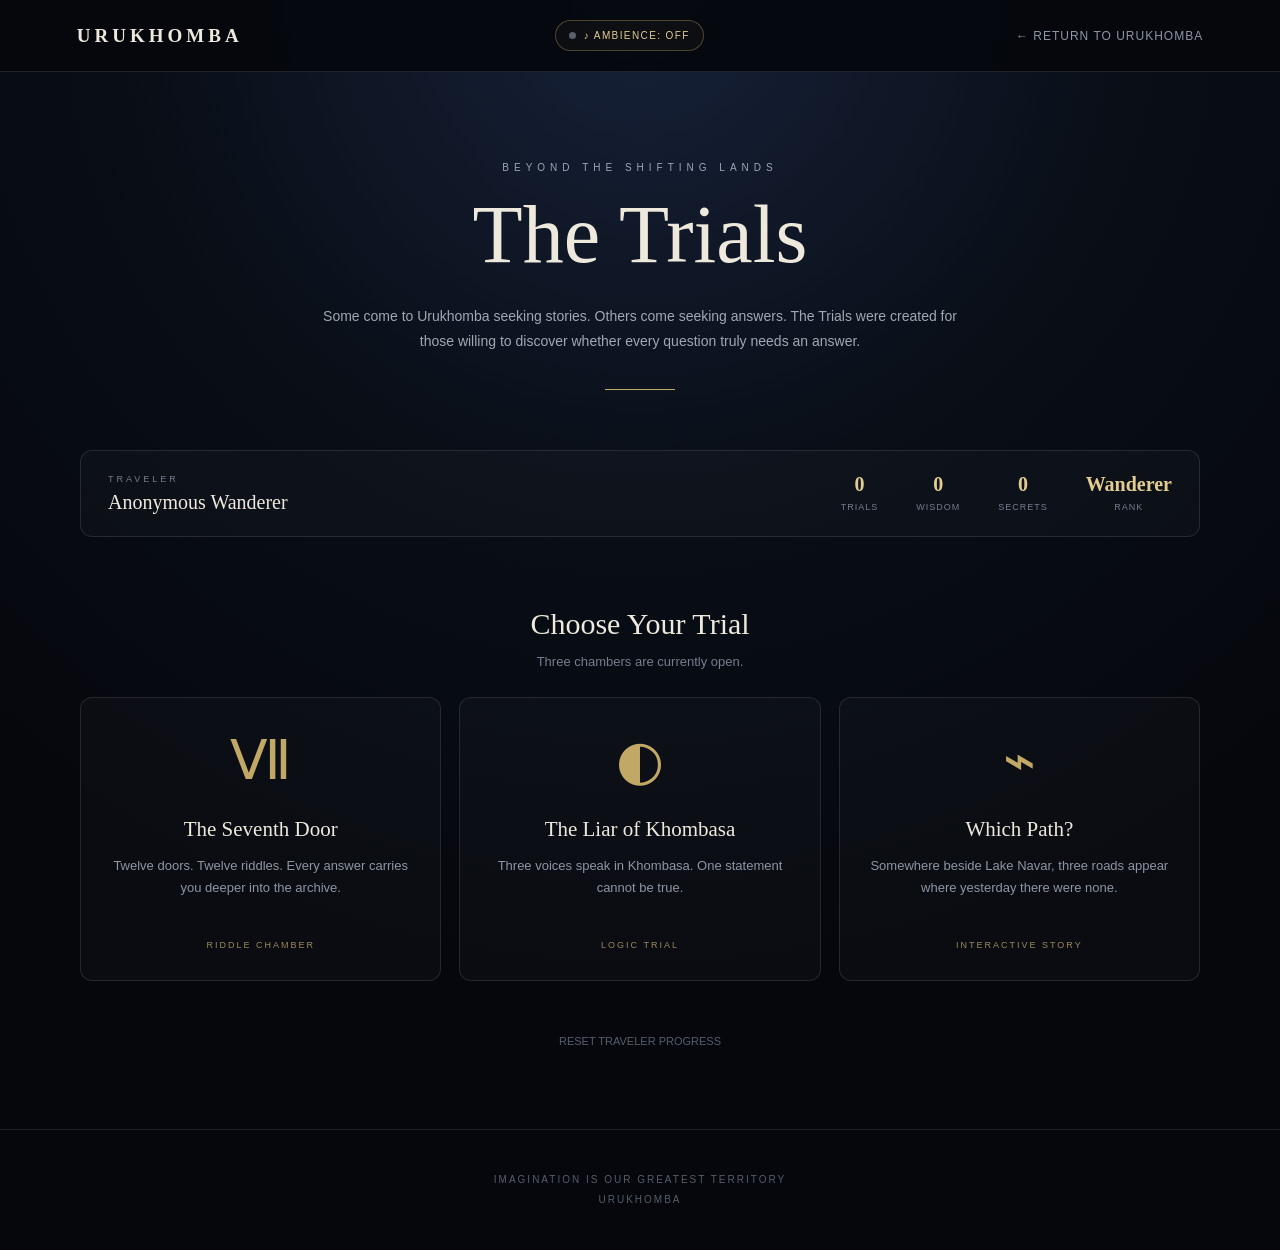
<file: trials/index.html>
<!DOCTYPE html>
<html lang="en">
<head>
<meta charset="UTF-8">
<meta name="viewport" content="width=device-width, initial-scale=1.0">

<title>The Trials of Urukhomba</title>
<meta name="description" content="Enter the Trials of Urukhomba — riddles, logic mysteries and strange paths through the Republic of Imagination.">

<style>
:root{
    --bg:#05070c;
    --panel:#0b1019;
    --panel2:#101722;
    --line:rgba(255,255,255,.11);
    --gold:#c2a866;
    --gold2:#e2cc91;
    --text:#eee9dd;
    --muted:#8d96a5;
    --green:#91b89a;
    --red:#b98484;
}

*{
    box-sizing:border-box;
}

html{
    scroll-behavior:smooth;
}

body{
    margin:0;
    font-family:Georgia,"Times New Roman",serif;
    color:var(--text);
    background:
        radial-gradient(circle at 50% 0%,#172239 0%,#090e17 35%,var(--bg) 70%);
    min-height:100vh;
}

button{
    font:inherit;
}

a{
    color:inherit;
    text-decoration:none;
}

/* NAV */

nav{
    min-height:72px;
    padding:0 6%;
    display:flex;
    align-items:center;
    justify-content:space-between;
    gap:20px;
    border-bottom:1px solid var(--line);
    background:rgba(5,7,12,.92);
}

.brand{
    font-size:19px;
    font-weight:bold;
    letter-spacing:4px;
}

.back{
    font-family:Arial,sans-serif;
    font-size:12px;
    letter-spacing:1px;
    color:var(--muted);
    transition:.2s;
}

.back:hover{
    color:var(--gold2);
}

/* MAIN */

.container{
    width:min(1120px,91%);
    margin:auto;
}

/* HERO */

.hero{
    text-align:center;
    padding:90px 0 60px;
}

.kicker{
    font-family:Arial,sans-serif;
    font-size:10px;
    letter-spacing:5px;
    text-transform:uppercase;
    color:#9ca6b7;
}

.hero h1{
    margin:15px 0 0;
    font-size:clamp(45px,8vw,82px);
    font-weight:normal;
}

.hero p{
    max-width:650px;
    margin:22px auto 0;
    color:#a1a8b3;
    line-height:1.8;
    font-family:Arial,sans-serif;
    font-size:14px;
}

.gold-line{
    width:70px;
    height:1px;
    margin:35px auto 0;
    background:var(--gold);
}

/* PROFILE */

.profile{
    display:flex;
    align-items:center;
    justify-content:space-between;
    gap:25px;
    padding:22px 27px;
    border:1px solid var(--line);
    border-radius:12px;
    background:rgba(255,255,255,.025);
}

.profile small{
    display:block;
    font-family:Arial,sans-serif;
    color:#747e8e;
    font-size:9px;
    letter-spacing:3px;
    margin-bottom:7px;
}

.profile-name{
    font-size:20px;
}

.stats{
    display:flex;
    gap:38px;
}

.stat{
    text-align:center;
}

.stat strong{
    display:block;
    color:var(--gold2);
    font-size:20px;
}

.stat span{
    font-family:Arial,sans-serif;
    font-size:9px;
    text-transform:uppercase;
    letter-spacing:1px;
    color:#747e8e;
}

/* SECTION */

.section-heading{
    text-align:center;
    margin:70px 0 28px;
}

.section-heading h2{
    margin:0;
    font-size:30px;
    font-weight:normal;
}

.section-heading p{
    font-family:Arial,sans-serif;
    color:#747e8e;
    font-size:13px;
}

/* MAIN TRIALS */

.trial-grid{
    display:grid;
    grid-template-columns:repeat(3,1fr);
    gap:18px;
}

.trial-card{
    appearance:none;
    width:100%;
    min-height:280px;
    padding:30px 24px;
    border-radius:12px;
    border:1px solid var(--line);
    color:var(--text);
    background:rgba(255,255,255,.025);
    cursor:pointer;
    transition:.25s;
}

.trial-card:hover{
    transform:translateY(-5px);
    border-color:rgba(194,168,102,.7);
    background:rgba(194,168,102,.06);
}

.trial-symbol{
    font-size:55px;
    color:var(--gold);
    margin-bottom:25px;
}

.trial-card h3{
    margin:0;
    font-size:21px;
    font-weight:normal;
}

.trial-card p{
    min-height:63px;
    margin:13px 0;
    font-family:Arial,sans-serif;
    color:var(--muted);
    font-size:13px;
    line-height:1.65;
}

.label{
    margin-top:22px;
    font-family:Arial,sans-serif;
    font-size:9px;
    letter-spacing:2px;
    color:#9c895c;
}

/* CHAMBERS */

.chamber{
    display:none;
    margin:55px 0 90px;
    border:1px solid var(--line);
    border-radius:14px;
    background:rgba(5,8,13,.86);
    overflow:hidden;
}

.chamber.active{
    display:block;
}

.chamber-top{
    padding:25px 28px;
    border-bottom:1px solid var(--line);
    display:flex;
    align-items:center;
    justify-content:space-between;
    gap:20px;
}

.chamber-title small{
    display:block;
    color:#847451;
    font-family:Arial,sans-serif;
    font-size:9px;
    letter-spacing:3px;
}

.chamber-title h2{
    margin:6px 0 0;
    font-size:28px;
    font-weight:normal;
}

.close{
    width:44px;
    height:44px;
    border:1px solid var(--line);
    border-radius:50%;
    background:transparent;
    color:var(--muted);
    cursor:pointer;
    font-size:20px;
}

.close:hover{
    color:white;
    border-color:#777;
}

/* DOORS */

.door-layout{
    display:grid;
    grid-template-columns:300px 1fr;
}

.door-list{
    padding:20px;
    border-right:1px solid var(--line);
    background:rgba(255,255,255,.018);
}

.door-button{
    width:100%;
    padding:14px 15px;
    margin-bottom:8px;
    display:flex;
    align-items:center;
    justify-content:space-between;
    border:1px solid transparent;
    border-radius:8px;
    background:transparent;
    color:#8e96a2;
    cursor:pointer;
    text-align:left;
    font-family:Arial,sans-serif;
    font-size:12px;
}

.door-button:hover:not(:disabled){
    background:rgba(255,255,255,.04);
}

.door-button.current{
    color:var(--gold2);
    border-color:rgba(194,168,102,.3);
    background:rgba(194,168,102,.06);
}

.door-button.solved{
    color:#9eb9a2;
}

.door-button:disabled{
    cursor:not-allowed;
    opacity:.35;
}

.puzzle-area{
    min-height:530px;
    padding:55px;
}

.door-number{
    font-family:Arial,sans-serif;
    font-size:10px;
    letter-spacing:4px;
    color:#8e7950;
}

.puzzle-area h3{
    margin:13px 0 30px;
    font-size:33px;
    font-weight:normal;
}

.riddle{
    max-width:670px;
    font-size:22px;
    line-height:1.7;
}

.answer-area{
    max-width:600px;
    margin-top:35px;
}

.text-answer{
    width:100%;
    padding:15px;
    border:1px solid var(--line);
    border-radius:8px;
    background:#080c13;
    color:white;
    outline:none;
    font-family:Arial,sans-serif;
    font-size:16px;
}

.text-answer:focus{
    border-color:var(--gold);
}

.actions{
    display:flex;
    flex-wrap:wrap;
    gap:10px;
    margin-top:12px;
}

.primary,
.secondary{
    min-height:44px;
    padding:11px 18px;
    border-radius:8px;
    cursor:pointer;
    font-family:Arial,sans-serif;
    font-size:12px;
}

.primary{
    border:1px solid #a58d55;
    background:#9a824e;
    color:#080a0e;
    font-weight:bold;
}

.secondary{
    border:1px solid var(--line);
    background:transparent;
    color:#a8aeb7;
}

.feedback{
    min-height:35px;
    margin-top:22px;
    font-family:Arial,sans-serif;
    color:var(--gold2);
    line-height:1.6;
}

.hint{
    display:none;
    margin-top:18px;
    padding:14px 16px;
    border-left:2px solid #756541;
    background:rgba(194,168,102,.05);
    color:#999faa;
    font-family:Arial,sans-serif;
    font-size:13px;
    line-height:1.6;
}

.hint.show{
    display:block;
}

/* LOGIC */

.logic-content,
.path-content{
    padding:50px;
    max-width:800px;
    margin:auto;
    text-align:center;
}

.logic-content h3,
.path-content h3{
    font-size:32px;
    font-weight:normal;
}

.logic-statements{
    margin:30px auto;
    max-width:600px;
    text-align:left;
    font-family:Arial,sans-serif;
    color:#aeb3bc;
    line-height:2;
}

.choice-grid{
    display:flex;
    flex-wrap:wrap;
    justify-content:center;
    gap:10px;
    margin-top:25px;
}

.choice{
    min-height:45px;
    padding:12px 20px;
    border:1px solid var(--line);
    border-radius:8px;
    background:transparent;
    color:#c7cad0;
    cursor:pointer;
}

.choice:hover{
    border-color:var(--gold);
    color:var(--gold2);
}

/* SECRET */

.secret-box{
    margin-top:28px;
    padding:22px;
    border:1px solid rgba(194,168,102,.25);
    border-radius:9px;
    background:rgba(194,168,102,.045);
}

.secret-box small{
    font-family:Arial,sans-serif;
    letter-spacing:3px;
    color:#8f7b50;
}

.secret-box p{
    color:#b8b2a4;
    line-height:1.7;
}

/* RESET */

.reset-area{
    text-align:center;
    margin:50px 0 80px;
}

.reset-button{
    border:0;
    background:transparent;
    color:#555e6b;
    font-family:Arial,sans-serif;
    font-size:11px;
    cursor:pointer;
}

.reset-button:hover{
    color:#9da4ae;
}

/* FOOTER */

footer{
    padding:40px 20px;
    border-top:1px solid var(--line);
    text-align:center;
    color:#555e6b;
    font-family:Arial,sans-serif;
    font-size:10px;
    letter-spacing:2px;
    line-height:2;
}

/* MOBILE */

@media(max-width:800px){

    nav{
        padding:0 4%;
    }

    .brand{
        font-size:15px;
    }

    .trial-grid{
        grid-template-columns:1fr;
    }

    .profile{
        flex-direction:column;
        align-items:flex-start;
    }

    .stats{
        width:100%;
        justify-content:space-between;
        gap:8px;
    }

    .door-layout{
        grid-template-columns:1fr;
    }

    .door-list{
        border-right:0;
        border-bottom:1px solid var(--line);
        display:grid;
        grid-template-columns:repeat(3,1fr);
        gap:5px;
    }

    .door-button{
        margin:0;
        padding:10px;
        font-size:10px;
    }

    .puzzle-area{
        padding:35px 22px;
    }

    .logic-content,
    .path-content{
        padding:35px 20px;
    }

    .riddle{
        font-size:19px;
    }
}


/* TRIALS AMBIENCE */
.ambience-btn{display:inline-flex;align-items:center;gap:8px;padding:9px 13px;border:1px solid rgba(194,168,102,.35);border-radius:999px;background:rgba(194,168,102,.04);color:var(--gold2);cursor:pointer;font-family:Arial,sans-serif;font-size:10px;letter-spacing:1.4px;white-space:nowrap;transition:.25s}.ambience-btn:hover{border-color:rgba(194,168,102,.8);background:rgba(194,168,102,.09)}.ambience-btn.playing{border-color:rgba(194,168,102,.75);box-shadow:0 0 18px rgba(194,168,102,.10)}.ambience-dot{width:7px;height:7px;border-radius:50%;background:#59606b;transition:.25s}.ambience-btn.playing .ambience-dot{background:var(--gold2);box-shadow:0 0 8px rgba(226,204,145,.7)}
@media(max-width:800px){nav{flex-wrap:wrap;padding-top:12px;padding-bottom:12px}.ambience-btn{order:3;width:100%;justify-content:center}}

</style>
</head>

<body>

<nav>
    <a class="brand" href="/">URUKHOMBA</a>
    <button id="ambienceBtn" class="ambience-btn" type="button" onclick="toggleAmbience()"><span class="ambience-dot"></span><span id="ambienceLabel">♪ AMBIENCE: OFF</span></button>
    <a class="back" href="/">← RETURN TO URUKHOMBA</a>
</nav>
<audio id="trialsAmbience" loop preload="metadata"><source src="trials-ambience.mp3" type="audio/mpeg"></audio>

<main class="container">

<section class="hero">
    <div class="kicker">Beyond the Shifting Lands</div>

    <h1>The Trials</h1>

    <p>
        Some come to Urukhomba seeking stories.
        Others come seeking answers.
        The Trials were created for those willing to discover
        whether every question truly needs an answer.
    </p>

    <div class="gold-line"></div>
</section>


<section class="profile">

    <div>
        <small>TRAVELER</small>
        <div class="profile-name">Anonymous Wanderer</div>
    </div>

    <div class="stats">

        <div class="stat">
            <strong id="trialCount">0</strong>
            <span>Trials</span>
        </div>

        <div class="stat">
            <strong id="wisdomCount">0</strong>
            <span>Wisdom</span>
        </div>

        <div class="stat">
            <strong id="secretCount">0</strong>
            <span>Secrets</span>
        </div>

        <div class="stat">
            <strong id="rankName">Wanderer</strong>
            <span>Rank</span>
        </div>

    </div>

</section>


<div class="section-heading">
    <h2>Choose Your Trial</h2>
    <p>Three chambers are currently open.</p>
</div>


<section class="trial-grid">

    <button class="trial-card" onclick="openChamber('seventhDoor')">
        <div class="trial-symbol">Ⅶ</div>
        <h3>The Seventh Door</h3>
        <p>
            Twelve doors. Twelve riddles.
            Every answer carries you deeper into the archive.
        </p>
        <div class="label">RIDDLE CHAMBER</div>
    </button>


    <button class="trial-card" onclick="openChamber('liar')">
        <div class="trial-symbol">◐</div>
        <h3>The Liar of Khombasa</h3>
        <p>
            Three voices speak in Khombasa.
            One statement cannot be true.
        </p>
        <div class="label">LOGIC TRIAL</div>
    </button>


    <button class="trial-card" onclick="openChamber('path')">
        <div class="trial-symbol">⌁</div>
        <h3>Which Path?</h3>
        <p>
            Somewhere beside Lake Navar,
            three roads appear where yesterday there were none.
        </p>
        <div class="label">INTERACTIVE STORY</div>
    </button>

</section>


<!-- ====================================================== -->
<!-- SEVENTH DOOR -->
<!-- ====================================================== -->

<section id="seventhDoor" class="chamber">

    <div class="chamber-top">

        <div class="chamber-title">
            <small>THE RIDDLE CHAMBER</small>
            <h2>The Seventh Door</h2>
        </div>

        <button class="close" onclick="closeChambers()">×</button>

    </div>


    <div class="door-layout">

        <div id="doorList" class="door-list"></div>

        <div class="puzzle-area">

            <div id="doorNumber" class="door-number"></div>

            <h3 id="doorTitle"></h3>

            <div id="riddleText" class="riddle"></div>


            <div class="answer-area">

                <input
                    id="riddleAnswer"
                    class="text-answer"
                    type="text"
                    autocomplete="off"
                    placeholder="Speak your answer..."
                >

                <div class="actions">

                    <button class="primary" onclick="submitRiddle()">
                        Answer
                    </button>

                    <button class="secondary" onclick="showHint()">
                        Ask for a hint
                    </button>

                </div>

                <div id="hintText" class="hint"></div>

                <div id="riddleFeedback" class="feedback"></div>

                <div id="secretFragment"></div>

            </div>

        </div>

    </div>

</section>


<!-- ====================================================== -->
<!-- LIAR -->
<!-- ====================================================== -->

<section id="liar" class="chamber">

    <div class="chamber-top">

        <div class="chamber-title">
            <small>KHOMBASA</small>
            <h2>The Liar of Khombasa</h2>
        </div>

        <button class="close" onclick="closeChambers()">×</button>

    </div>


    <div class="logic-content">

        <h3>Three travelers stand before the gate.</h3>

        <div class="logic-statements">

            <p><strong>Azhr:</strong> “Navari is telling the truth.”</p>

            <p><strong>Navari:</strong> “Oru is lying.”</p>

            <p><strong>Oru:</strong> “Azhr and Navari are both telling the truth.”</p>

        </div>

        <p>Exactly one of these three statements is false. Who is lying?</p>


        <div class="choice-grid">

            <button class="choice" onclick="logicAnswer('azhr')">
                Azhr
            </button>

            <button class="choice" onclick="logicAnswer('navari')">
                Navari
            </button>

            <button class="choice" onclick="logicAnswer('oru')">
                Oru
            </button>

        </div>

        <div id="logicResult" class="feedback"></div>

    </div>

</section>


<!-- ====================================================== -->
<!-- WHICH PATH -->
<!-- ====================================================== -->

<section id="path" class="chamber">

    <div class="chamber-top">

        <div class="chamber-title">
            <small>LAKE NAVAR</small>
            <h2>Which Path?</h2>
        </div>

        <button class="close" onclick="closeChambers()">×</button>

    </div>


    <div class="path-content">

        <h3>You wake beside Lake Navar.</h3>

        <p style="color:#9aa1ac; line-height:1.8;">
            There is no road behind you.
            Ahead, three paths have appeared.
            You do not remember arriving here.
        </p>


        <div class="choice-grid">

            <button class="choice" onclick="choosePath('lights')">
                Follow the floating lights
            </button>

            <button class="choice" onclick="choosePath('reeds')">
                Enter the silent reeds
            </button>

            <button class="choice" onclick="choosePath('bell')">
                Follow the distant bell
            </button>

        </div>


        <div id="pathResult" class="feedback"></div>

    </div>

</section>


<div class="reset-area">

    <button class="reset-button" onclick="resetProgress()">
        RESET TRAVELER PROGRESS
    </button>

</div>

</main>


<footer>

IMAGINATION IS OUR GREATEST TERRITORY

<br>

URUKHOMBA

</footer>


<script>

/* =========================================================
   RIDDLES
========================================================= */

const riddles = [

{
    title:"The First Mark",
    question:"The more of me you take, the more you leave behind. What am I?",
    answers:["footsteps","steps","footstep"],
    hint:"A traveler creates them by moving forward.",
    reward:50,
    secret:null
},

{
    title:"The Empty Earth",
    question:"The more you remove from me, the larger I become. What am I?",
    answers:["hole","a hole"],
    hint:"You may find one beneath your feet.",
    reward:50,
    secret:null
},

{
    title:"The Borrowed Word",
    question:"It belongs to you, but other people use it more than you do. What is it?",
    answers:["name","my name","your name"],
    hint:"People use it when they want your attention.",
    reward:50,
    secret:"The oldest maps of Urukhomba contain several places whose names have been deliberately erased."
},

{
    title:"The Invisible Voice",
    question:"I speak without a mouth and answer without knowing the question. What am I?",
    answers:["echo","an echo"],
    hint:"Mountains sometimes return what you give them.",
    reward:75,
    secret:null
},

{
    title:"The Silent Traveller",
    question:"I travel around the world while remaining in one corner. What am I?",
    answers:["stamp","a stamp","postage stamp"],
    hint:"Before messages became instant, travelers placed me on letters.",
    reward:75,
    secret:null
},

{
    title:"The Unheld Thing",
    question:"You can break me without touching me or seeing me. What am I?",
    answers:["promise","a promise"],
    hint:"It can exist between two people.",
    reward:75,
    secret:"An old Khombasan proverb says: 'A promise survives longer than the mouth that made it.'"
},

{
    title:"The Growing Darkness",
    question:"The more there is of me, the less you can see. What am I?",
    answers:["darkness","dark","the dark"],
    hint:"It arrives when light disappears.",
    reward:100,
    secret:null
},

{
    title:"The Unseen River",
    question:"I am always coming, but I never arrive. What am I?",
    answers:["tomorrow","the future","future"],
    hint:"When it finally comes, its name changes.",
    reward:100,
    secret:null
},

{
    title:"The Prison Without Walls",
    question:"What can hold you prisoner even when no walls surround you?",
    answers:["fear","your fear","my fear"],
    hint:"The prison may exist only inside the prisoner.",
    reward:125,
    secret:"The northern travelers of Urukhomba once called fear 'the wall carried within.'"
},

{
    title:"The Forgotten Visitor",
    question:"Everyone enters me every night, yet nobody can remain inside me forever. What am I?",
    answers:["sleep","a dream","dream","dreams"],
    hint:"You usually enter it with your eyes closed.",
    reward:125,
    secret:null
},

{
    title:"The Keeper",
    question:"I become more valuable when I am shared, yet I can disappear when I am forgotten. What am I?",
    answers:["knowledge","wisdom","a memory","memory"],
    hint:"A teacher can give it away without losing it.",
    reward:150,
    secret:null
},

{
    title:"Beyond the Twelfth Door",
    question:"I have no borders, yet entire worlds can exist inside me. I weigh nothing, but I can move nations. What am I?",
    answers:["imagination","the imagination"],
    hint:"Urukhomba itself could not exist without it.",
    reward:250,
    secret:"ARCHIVE XII: Urukhomba was never discovered. It was imagined — and perhaps that is another way of discovering something."
}

];


/* =========================================================
   SAVE DATA
========================================================= */

let state = JSON.parse(localStorage.getItem("urukhombaTrials")) || {
    solved:0,
    wisdom:0,
    secrets:0,
    logicSolved:false,
    pathSolved:false
};

let currentDoor = Math.min(state.solved, riddles.length - 1);


function save(){

    localStorage.setItem(
        "urukhombaTrials",
        JSON.stringify(state)
    );

    updateProfile();

}


/* =========================================================
   PROFILE
========================================================= */

function updateProfile(){

    document.getElementById("trialCount").textContent =
        state.solved +
        (state.logicSolved ? 1 : 0) +
        (state.pathSolved ? 1 : 0);

    document.getElementById("wisdomCount").textContent =
        state.wisdom;

    document.getElementById("secretCount").textContent =
        state.secrets;

    let rank = "Wanderer";

    if(state.wisdom >= 300){
        rank = "Traveler";
    }

    if(state.wisdom >= 750){
        rank = "Seeker";
    }

    if(state.wisdom >= 1500){
        rank = "Pathfinder";
    }

    if(state.wisdom >= 2500){
        rank = "Keeper";
    }

    document.getElementById("rankName").textContent = rank;

}


/* =========================================================
   CHAMBERS
========================================================= */

function openChamber(id){

    closeChambers();

    document.getElementById(id).classList.add("active");

    if(id === "seventhDoor"){
        renderDoorList();
        loadDoor(currentDoor);
    }

    setTimeout(function(){

        document.getElementById(id).scrollIntoView({
            behavior:"smooth",
            block:"start"
        });

    },50);

}


function closeChambers(){

    document.querySelectorAll(".chamber").forEach(function(chamber){

        chamber.classList.remove("active");

    });

}


/* =========================================================
   DOOR LIST
========================================================= */

function renderDoorList(){

    const list = document.getElementById("doorList");

    list.innerHTML = "";

    riddles.forEach(function(riddle,index){

        const button = document.createElement("button");

        button.className = "door-button";

        const unlocked = index <= state.solved;

        if(index < state.solved){
            button.classList.add("solved");
        }

        if(index === currentDoor){
            button.classList.add("current");
        }

        button.disabled = !unlocked;

        let status = "○";

        if(index < state.solved){
            status = "✓";
        }

        if(!unlocked){
            status = "🔒";
        }

        button.innerHTML =
            "<span>Door " + (index + 1) + "</span>" +
            "<span>" + status + "</span>";

        button.onclick = function(){

            currentDoor = index;

            loadDoor(index);

            renderDoorList();

        };

        list.appendChild(button);

    });

}


/* =========================================================
   LOAD RIDDLE
========================================================= */

function loadDoor(index){

    const riddle = riddles[index];

    document.getElementById("doorNumber").textContent =
        "DOOR " + roman(index + 1);

    document.getElementById("doorTitle").textContent =
        riddle.title;

    document.getElementById("riddleText").textContent =
        riddle.question;

    document.getElementById("riddleAnswer").value = "";

    document.getElementById("riddleFeedback").innerHTML = "";

    document.getElementById("hintText").classList.remove("show");

    document.getElementById("hintText").textContent =
        riddle.hint;

    document.getElementById("secretFragment").innerHTML = "";

    if(index < state.solved){

        document.getElementById("riddleFeedback").innerHTML =
            "✓ This door has already been opened.";

        if(riddle.secret){

            showSecret(riddle.secret);

        }

    }

}


/* =========================================================
   ANSWER RIDDLE
========================================================= */

function submitRiddle(){

    const input =
        document.getElementById("riddleAnswer").value
        .toLowerCase()
        .trim()
        .replace(/[.!?]/g,"");

    const riddle = riddles[currentDoor];

    if(!input){

        document.getElementById("riddleFeedback").textContent =
            "The door waits for an answer.";

        return;

    }

    const correct = riddle.answers.some(function(answer){

        return input === answer;

    });


    if(correct){

        if(currentDoor >= state.solved){

            state.solved++;

            state.wisdom += riddle.reward;

            if(riddle.secret){
                state.secrets++;
            }

            save();

        }

        document.getElementById("riddleFeedback").innerHTML =
            "The stone moves.<br><strong>Correct.</strong> +" +
            riddle.reward +
            " Wisdom";

        if(riddle.secret){

            showSecret(riddle.secret);

        }

        renderDoorList();


        if(currentDoor < riddles.length - 1){

            setTimeout(function(){

                currentDoor++;

                loadDoor(currentDoor);

                renderDoorList();

            },1600);

        }

        else{

            document.getElementById("riddleFeedback").innerHTML +=
                "<br><br><strong>All twelve doors have been opened.</strong>";

        }

    }

    else{

        document.getElementById("riddleFeedback").textContent =
            "The door remains closed.";

    }

}


/* ENTER KEY */

document.getElementById("riddleAnswer")
.addEventListener("keydown",function(event){

    if(event.key === "Enter"){
        submitRiddle();
    }

});


/* =========================================================
   HINT
========================================================= */

function showHint(){

    document.getElementById("hintText")
    .classList.add("show");

}


/* =========================================================
   SECRET
========================================================= */

function showSecret(text){

    document.getElementById("secretFragment").innerHTML =

        '<div class="secret-box">' +

        '<small>ARCHIVE FRAGMENT DISCOVERED</small>' +

        '<p>' + text + '</p>' +

        '</div>';

}


/* =========================================================
   LOGIC TRIAL
========================================================= */

function logicAnswer(person){

    const result =
        document.getElementById("logicResult");

    if(person === "oru"){

        result.innerHTML =
            "Oru lowers his eyes.<br><br>" +
            "<strong>The contradiction reveals him.</strong>";

        if(!state.logicSolved){

            state.logicSolved = true;

            state.wisdom += 150;

            save();

            result.innerHTML +=
                "<br>+150 Wisdom";

        }

    }

    else{

        result.textContent =
            "The gate remains closed. Examine the statements again.";

    }

}


/* =========================================================
   WHICH PATH
========================================================= */

function choosePath(path){

    const result =
        document.getElementById("pathResult");

    let story = "";


    if(path === "lights"){

        story =
        "You follow the lights along the shore." +
        "<br><br>" +
        "One after another, they sink beneath Lake Navar." +
        "<br><br>" +
        "For several seconds the water becomes transparent." +
        "<br><br>" +
        "Far beneath you stands an entire city." +
        "<br><br>" +
        "Something inside it looks back at you.";

    }


    if(path === "reeds"){

        story =
        "You enter the reeds." +
        "<br><br>" +
        "Every sound disappears." +
        "<br><br>" +
        "Eventually you find a black stone." +
        "<br><br>" +
        "Your name is carved upon it." +
        "<br><br>" +
        "The carving appears centuries old.";

    }


    if(path === "bell"){

        story =
        "You follow the distant bell into the mountains." +
        "<br><br>" +
        "At the summit there is no tower." +
        "<br><br>" +
        "Only a rope hanging from the clouds." +
        "<br><br>" +
        "You pull it." +
        "<br><br>" +
        "Something beneath the mountain rings.";

    }


    result.innerHTML = story;


    if(!state.pathSolved){

        state.pathSolved = true;

        state.wisdom += 100;

        save();

        result.innerHTML +=
            "<br><br><strong>+100 Wisdom</strong>";

    }

}


/* =========================================================
   ROMAN NUMERALS
========================================================= */

function roman(number){

    const numbers = [
        "I","II","III","IV","V","VI",
        "VII","VIII","IX","X","XI","XII"
    ];

    return numbers[number - 1] || number;

}


/* =========================================================
   RESET
========================================================= */

function resetProgress(){

    const confirmReset =
        confirm(
            "Erase all Trials progress on this browser?"
        );

    if(!confirmReset){
        return;
    }

    localStorage.removeItem("urukhombaTrials");

    state = {
        solved:0,
        wisdom:0,
        secrets:0,
        logicSolved:false,
        pathSolved:false
    };

    currentDoor = 0;

    updateProfile();

    renderDoorList();

    loadDoor(0);

}


/* =========================================================
   AMBIENCE
========================================================= */
const trialsAmbience=document.getElementById("trialsAmbience");
const ambienceBtn=document.getElementById("ambienceBtn");
const ambienceLabel=document.getElementById("ambienceLabel");
const AMBIENCE_VOLUME=0.18;
let ambiencePlaying=false;
let ambienceFadeTimer=null;
trialsAmbience.volume=0;
function setAmbienceUI(on){ambiencePlaying=on;ambienceBtn.classList.toggle("playing",on);ambienceLabel.textContent=on?"♪ AMBIENCE: ON":"♪ AMBIENCE: OFF";}
function stopAmbienceFade(){if(ambienceFadeTimer){clearInterval(ambienceFadeTimer);ambienceFadeTimer=null;}}
function fadeInAmbience(){stopAmbienceFade();trialsAmbience.volume=0;trialsAmbience.play().then(function(){setAmbienceUI(true);localStorage.setItem("urukhombaAmbience","on");ambienceFadeTimer=setInterval(function(){const v=Math.min(AMBIENCE_VOLUME,trialsAmbience.volume+0.01);trialsAmbience.volume=v;if(v>=AMBIENCE_VOLUME)stopAmbienceFade();},80);}).catch(function(){setAmbienceUI(false);localStorage.setItem("urukhombaAmbience","off");});}
function fadeOutAmbience(){stopAmbienceFade();ambienceFadeTimer=setInterval(function(){const v=Math.max(0,trialsAmbience.volume-0.01);trialsAmbience.volume=v;if(v<=0){stopAmbienceFade();trialsAmbience.pause();setAmbienceUI(false);localStorage.setItem("urukhombaAmbience","off");}},60);}
function toggleAmbience(){ambiencePlaying?fadeOutAmbience():fadeInAmbience();}
if(localStorage.getItem("urukhombaAmbience")==="on"){ambienceLabel.textContent="♪ AMBIENCE: READY";const resume=function(){fadeInAmbience();document.removeEventListener("click",resume);document.removeEventListener("touchstart",resume);};document.addEventListener("click",resume,{once:true});document.addEventListener("touchstart",resume,{once:true});}

/* =========================================================
   INITIALIZE
========================================================= */

updateProfile();

</script>

</body>
</html>
</file>
